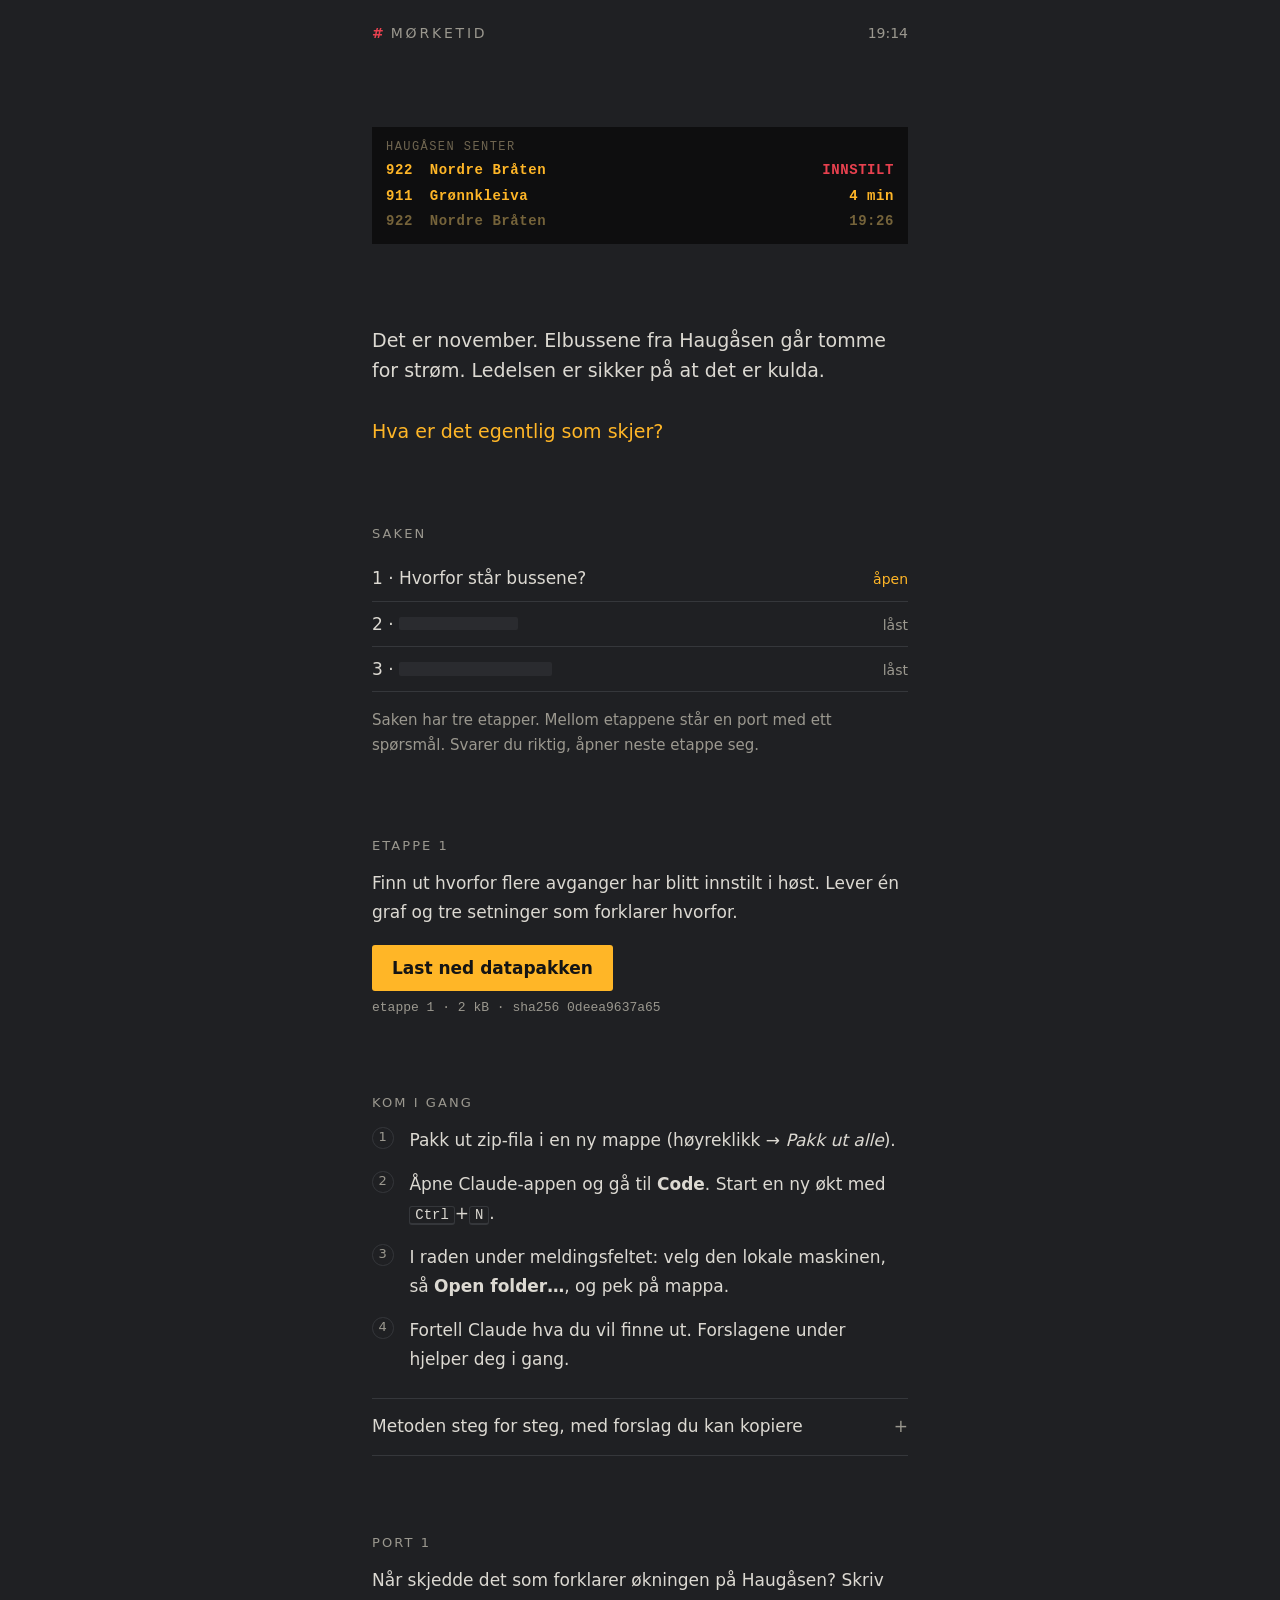
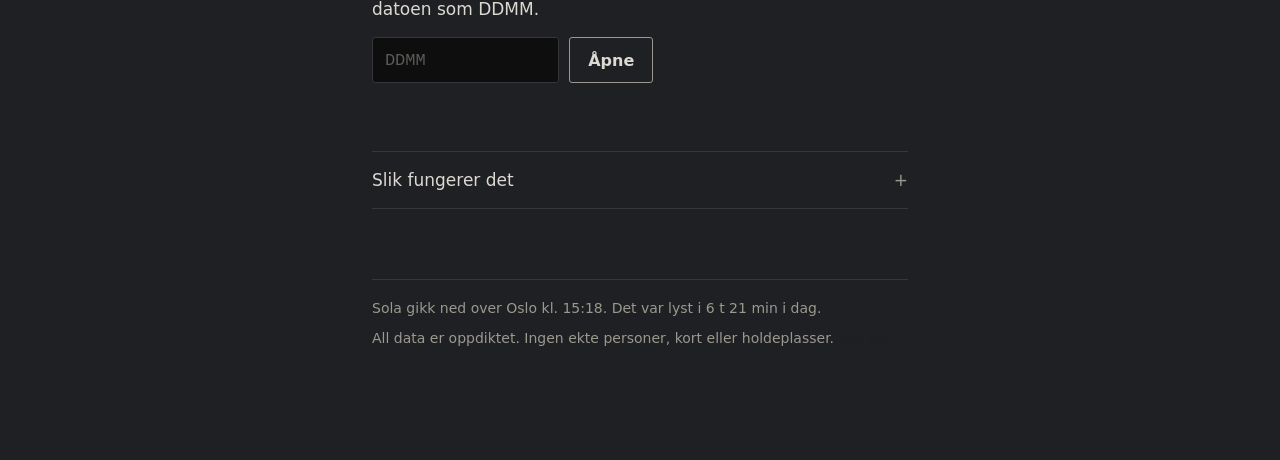
<file: index.html>
<!doctype html>
<html lang="nb">
<head>
<meta charset="utf-8">
<meta name="viewport" content="width=device-width, initial-scale=1">
<meta name="description" content="Bussene går tom for strøm. Ledelsen sier det er kulda.">
<meta name="theme-color" content="#1f2023">
<title>Mørketid</title>
<link rel="icon" href="data:image/svg+xml,%3Csvg xmlns='http://www.w3.org/2000/svg' viewBox='0 0 16 16'%3E%3Crect width='16' height='16' fill='%231f2023'/%3E%3Ctext x='8' y='13' font-family='monospace' font-weight='700' font-size='15' text-anchor='middle' fill='%23e8414f'%3E%23%3C/text%3E%3C/svg%3E">
<link rel="stylesheet" href="style.css">
</head>
<body>
<div class="wrap">
  <header class="top">
    <span class="name"><b>#</b>MØRKETID</span>
    <nav><span id="klokke">--:--</span></nav>
  </header>

  <div class="board" role="img" aria-label="Avgangstavle på Haugåsen senter: linje 922 er innstilt.">
    <span class="cap">HAUGÅSEN SENTER</span>
    <div><span>922</span><span>Nordre Bråten</span><span class="x">INNSTILT</span></div>
    <div><span>911</span><span>Grønnkleiva</span><span>4 min</span></div>
    <div class="dim"><span>922</span><span>Nordre Bråten</span><span id="neste">--:--</span></div>
  </div>

  <p class="lead">Det er november. Elbussene fra Haugåsen går tomme for strøm. Ledelsen er sikker på at det er kulda.</p>
  <p class="lead q">Hva er det egentlig som skjer?</p>

  <section aria-labelledby="h-saken">
    <h2 id="h-saken">Saken</h2>
    <ol class="tr" aria-label="Etapper">
      <li class="open" data-stage="1"><span>1 · Hvorfor står bussene?</span><span>åpen</span></li>
      <li data-stage="2"><span>2 · <span class="x" style="width:7em" aria-label="skjult"></span></span><span>låst</span></li>
      <li data-stage="3"><span>3 · <span class="x" style="width:9em" aria-label="skjult"></span></span><span>låst</span></li>
    </ol>
    <p class="small">Saken har tre etapper. Mellom etappene står en port med ett spørsmål. Svarer du riktig, åpner neste etappe seg.</p>
  </section>

  <section aria-labelledby="h-oppgave">
    <h2 id="h-oppgave">Etappe 1</h2>
    <p>Finn ut hvorfor flere avganger har blitt innstilt i høst. Lever én graf og tre setninger som forklarer hvorfor.</p>
    <a class="dl" href="zips/morketid-lett.zip" download>Last ned datapakken</a>
    <span class="fmeta" data-filemeta>etappe 1 · 2 kB · sha256 0deea9637a65</span>
  </section>

  <section aria-labelledby="h-start">
    <h2 id="h-start">Kom i gang</h2>
    <ol class="s">
      <li>Pakk ut zip-fila i en ny mappe (høyreklikk → <em>Pakk ut alle</em>).</li>
      <li>Åpne Claude-appen og gå til <strong>Code</strong>. Start en ny økt med <kbd>Ctrl</kbd>+<kbd>N</kbd>.</li>
      <li>I raden under meldingsfeltet: velg den lokale maskinen, så <strong>Open folder…</strong>, og pek på mappa.</li>
      <li>Fortell Claude hva du vil finne ut. Forslagene under hjelper deg i gang.</li>
    </ol>

    <details>
      <summary>Metoden steg for steg, med forslag du kan kopiere</summary>
      <ol class="s">
        <li>Bli kjent med dataene først.
          <span class="prompt">Les filene i mappa og fortell meg hva de inneholder. Ikke analyser ennå.</span></li>
        <li>Lag en første graf.
          <span class="prompt">Lag en graf over innstilte avganger per dag, med én linje per depot.</span></li>
        <li>Be om en forklaring, og om hvor sikker Claude er.
          <span class="prompt">Hva tror du er årsaken? Hvor sikker er du, og hva bygger du det på?</span></li>
        <li><strong>Be Claude sjekke sitt eget arbeid.</strong> Dette er det viktigste steget.
          <span class="prompt">Gå gjennom analysen din på nytt. Leste du alle radene riktig? Har du fjernet eller endret noe? Vis meg hvordan du sjekket det.</span></li>
        <li><strong>Se deg rundt.</strong> Ikke alt du trenger, ligger i mappa. Claude vet bare det du gir den.</li>
        <li>Hvis Claude vil fjerne noe fordi det «ser feil ut», spør:
          <span class="prompt">Hvordan vet du at dette er en feil og ikke noe som faktisk skjedde?</span></li>
        <li><strong>Sjekk selv.</strong> Åpne fila og finn minst én rad som viser det Claude påstår. Hjelperne tar stikkprøver, og da må du vise det uten Claude.</li>
      </ol>
    </details>
  </section>

  <section aria-labelledby="h-port">
    <h2 id="h-port">Port 1</h2>
    <form class="gate" data-gate="middels" data-norm="dato" autocomplete="off">
      <p class="q2"><label for="svar1">Når skjedde det som forklarer økningen på Haugåsen? Skriv datoen som DDMM.</label></p>
      <p class="entry"><input id="svar1" name="svar" inputmode="numeric" maxlength="12" placeholder="DDMM" spellcheck="false"><button type="submit">Åpne</button></p>
      <p class="msg" aria-live="polite"></p>
    </form>

    <details id="regler">
      <summary>Slik fungerer det</summary>
      <dl class="ru">
        <dt>Tempo</dt><dd>Dette er ingen konkurranse. Gå så langt du rekker, i ditt eget tempo. Etappene finnes bare for at
          ingen skal gå tom for oppgaver. Etappe 1 gjort grundig er bedre enn etappe 3 gjort raskt.</dd>
        <dt>Metode</dt><dd>Start med spørsmålet, ikke med dataene. Bli kjent med dataene, lag en forklaring og test den.
          Be Claude vise hvordan den kom fram til svaret.</dd>
        <dt>Sjekk selv</dt><dd>Du vet noe først når du kan vise det selv, uten Claude: fila, raden, tallet. Hjelperne kan
          spørre hvordan du vet det.</dd>
        <dt>Ikke alt</dt><dd>Ikke alt som ser rart ut, er feil. Pass på at ekte data ikke blir «ryddet bort».</dd>
        <dt>Port</dt><dd>Ett svar åpner neste etappe. Tre feil på rad gir to minutters pause.</dd>
        <dt>Kostnad</dt><dd>Skriv <kbd>/usage</kbd> før du forlater en økt, så ser du hva den kostet. Hver etappe er en ny økt.</dd>
      </dl>
    </details>
  </section>

  <footer class="foot">
    <p id="sol">&nbsp;</p>
    <p>All data er oppdiktet. Ingen ekte personer, kort eller holdeplasser. <span class="ghost">Sist sett 03:14.</span></p>
  </footer>
</div>
<script src="mork.js"></script>
</body>
</html>
</file>
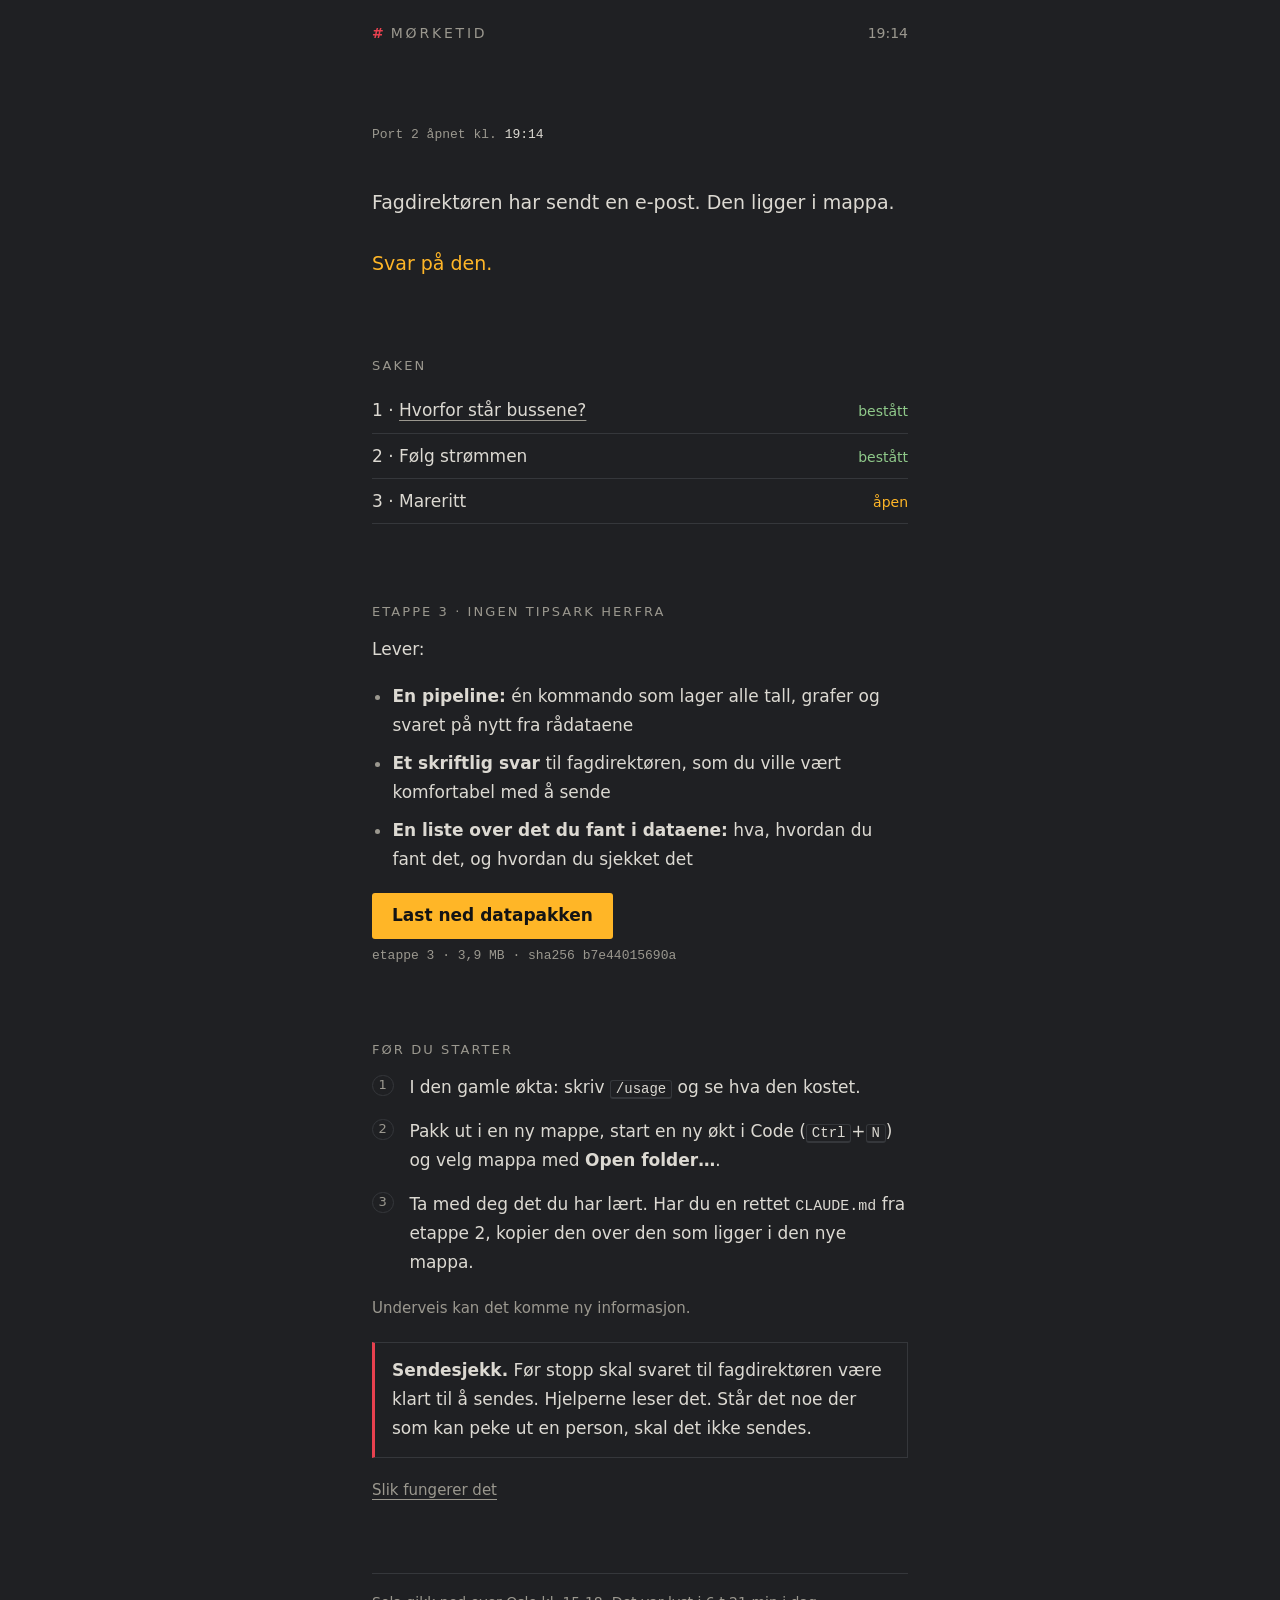
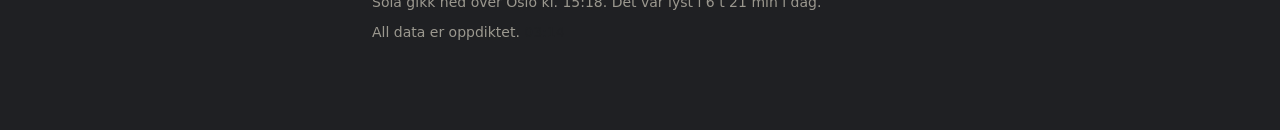
<file: r/03b75568aeed/index.html>
<!doctype html><html lang="nb"><head><meta charset="utf-8"><meta name="robots" content="noindex">
<meta http-equiv="refresh" content="0; url=../b9e62d646819/"><title>Mørketid</title>
<style>html{background:#1f2023;color:#ffb627;font:16px system-ui,sans-serif;padding:2em}a{color:inherit}</style></head>
<body><a href="../b9e62d646819/">Videre til etappe 3 ▸</a></body></html>
</file>
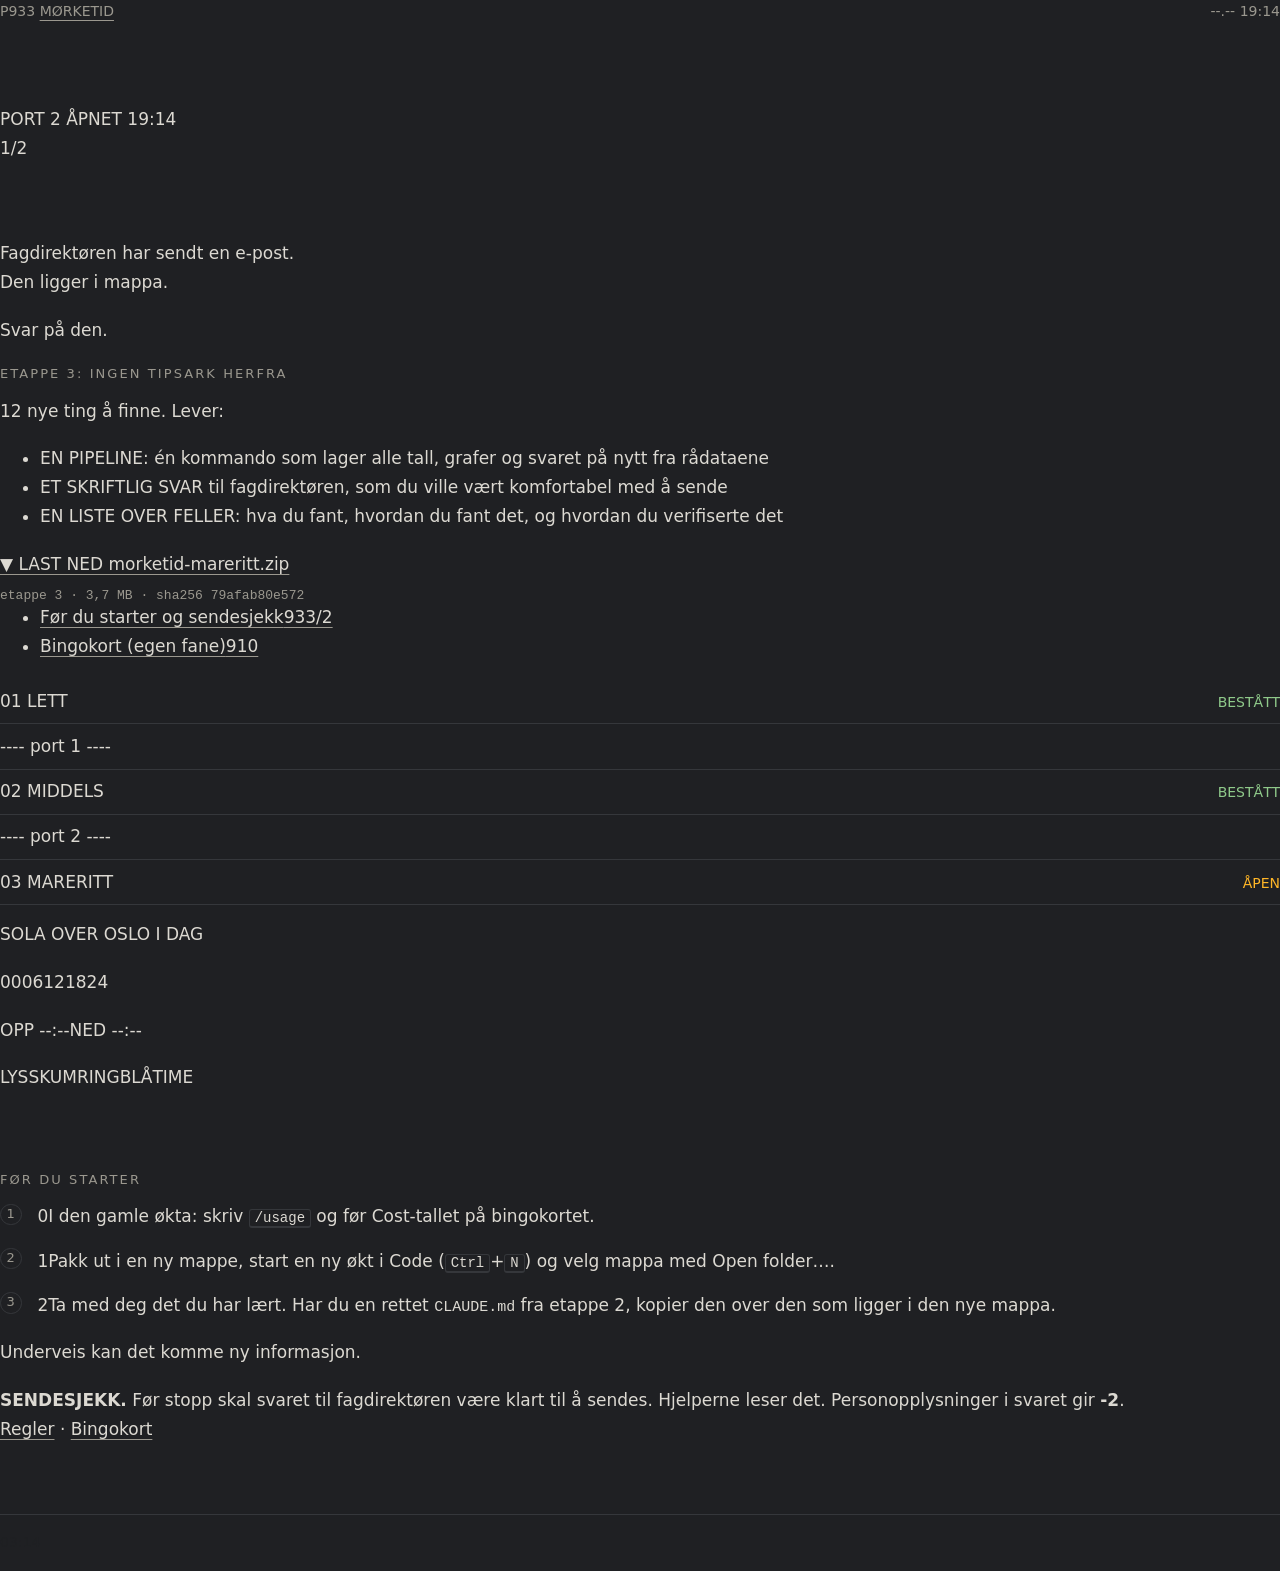
<file: r/223240ad8872/index.html>
<!doctype html>
<html lang="nb">
<head>
<meta charset="utf-8">
<meta name="viewport" content="width=device-width, initial-scale=1">
<meta name="robots" content="noindex">
<meta name="theme-color" content="#000000">
<title>Mørketid · P933</title>
<link rel="icon" href="data:image/svg+xml,%3Csvg xmlns='http://www.w3.org/2000/svg' viewBox='0 0 16 16'%3E%3Crect width='16' height='16' fill='%23000'/%3E%3Ctext x='8' y='13' font-family='monospace' font-weight='700' font-size='15' text-anchor='middle' fill='%23ff2222'%3E%23%3C/text%3E%3C/svg%3E">
<link rel="stylesheet" href="../../style.css">
</head>
<body>
<div class="screen">
  <div class="row top"><span>P933  <a class="y" href="../../index.html">MØRKETID</a></span><span><span id="dato" class="c">--.--</span> <span id="klokke" class="y">--:--:--</span></span></div>
  <div class="band"><h1>PORT 2 ÅPNET <span id="apnet" data-stage="3" data-name="MARERITT"></span></h1><span id="subno">1/2</span></div>
  <div class="rettet" id="rettet" data-href="Li4vZDAwN2QzNmEvbW9ya2V0aWQtbWFyZXJpdHQtcmV0dGV0LWxldmVyYW5zZS56aXA=" data-min="8" hidden><b>NY E-POST</b> fra dataleverandøren:
    «Telemetrifila hadde feil. Den rettede fila ligger her.» Fagdirektøren vil fortsatt ha svar innen fristen.
    <a href="#" download>▼ LAST NED morketid-mareritt-rettet-leveranse.zip</a></div>

  <section class="sub on" data-key="Saken" aria-label="Saken">
    <p>Fagdirektøren har sendt en e-post.<br>Den ligger i mappa.</p>
    <p class="y">Svar på den.</p>

    <h2>ETAPPE 3: INGEN TIPSARK HERFRA</h2>
    <p><span class="y"><span data-count="mareritt">12</span> nye ting å finne.</span> Lever:</p>
    <ul class="d">
      <li><span class="g">EN PIPELINE:</span> én kommando som lager alle tall, grafer og svaret på nytt fra rådataene</li>
      <li><span class="g">ET SKRIFTLIG SVAR</span> til fagdirektøren, som du ville vært komfortabel med å sende</li>
      <li><span class="g">EN LISTE OVER FELLER:</span> hva du fant, hvordan du fant det, og hvordan du verifiserte det</li>
    </ul>
    <a class="file" href="morketid-mareritt.zip" download>▼ LAST NED morketid-mareritt.zip</a>
    <span class="fmeta" data-filemeta>etappe 3 · 3,7 MB · sha256 79afab80e572</span>
    <ul class="idx" aria-label="Undersider">
      <li><a href="#2"><span>Før du starter og sendesjekk</span><span>933/2</span></a></li>
      <li><a href="../../bingokort.html" target="_blank"><span>Bingokort (egen fane)</span><span>910</span></a></li>
    </ul>

    <ol class="tr" aria-label="Etapper">
      <li class="done"><span>01 LETT</span><span>BESTÅTT</span></li>
      <li class="gate">---- port 1 ----</li>
      <li class="done"><span>02 MIDDELS</span><span>BESTÅTT</span></li>
      <li class="gate">---- port 2 ----</li>
      <li class="open"><span>03 <span class="r">MARERITT</span></span><span>ÅPEN</span></li>
    </ol>

    <p class="c sol-t">SOLA OVER OSLO I DAG</p>
    <div class="sky" id="sky" aria-hidden="true"></div>
    <p class="row axis" aria-hidden="true"><span>00</span><span>06</span><span>12</span><span>18</span><span>24</span></p>
    <p class="row"><span class="y" id="opp">OPP --:--</span><span class="y" id="ned">NED --:--</span><span class="c" id="lys"></span></p>
    <p class="legend"><span><i class="sw y"></i>LYS</span><span><i class="sw r"></i>SKUMRING</span><span><i class="sw b"></i>BLÅTIME</span></p>
  </section>

  <section class="sub" data-key="Start" aria-label="Før du starter">
    <h2>FØR DU STARTER</h2>
    <ol class="s">
      <li><span class="no">0</span>I den gamle økta: skriv <kbd>/usage</kbd> og før Cost-tallet på bingokortet.</li>
      <li><span class="no">1</span>Pakk ut i en ny mappe, start en ny økt i Code (<kbd>Ctrl</kbd>+<kbd>N</kbd>) og velg
        mappa med <span class="y">Open folder…</span>.</li>
      <li><span class="no">2</span>Ta med deg det du har lært. Har du en rettet <code>CLAUDE.md</code> fra etappe 2,
        kopier den over den som ligger i den nye mappa.</li>
    </ol>
    <p class="c">Underveis kan det komme ny informasjon.</p>
    <div class="box"><b>SENDESJEKK.</b> Før stopp skal svaret til fagdirektøren være klart til å sendes. Hjelperne
      leser det. Personopplysninger i svaret gir <b>-2</b>.</div>
    <p><a href="../../index.html#3">Regler</a> · <a href="../../bingokort.html" target="_blank">Bingokort</a></p>
  </section>

  <nav class="keys" aria-label="Undersider"></nav>
  <p class="foot"><span class="ghost">03:14</span></p>
</div>
<script src="../../mork.js"></script>
</body>
</html>
</file>
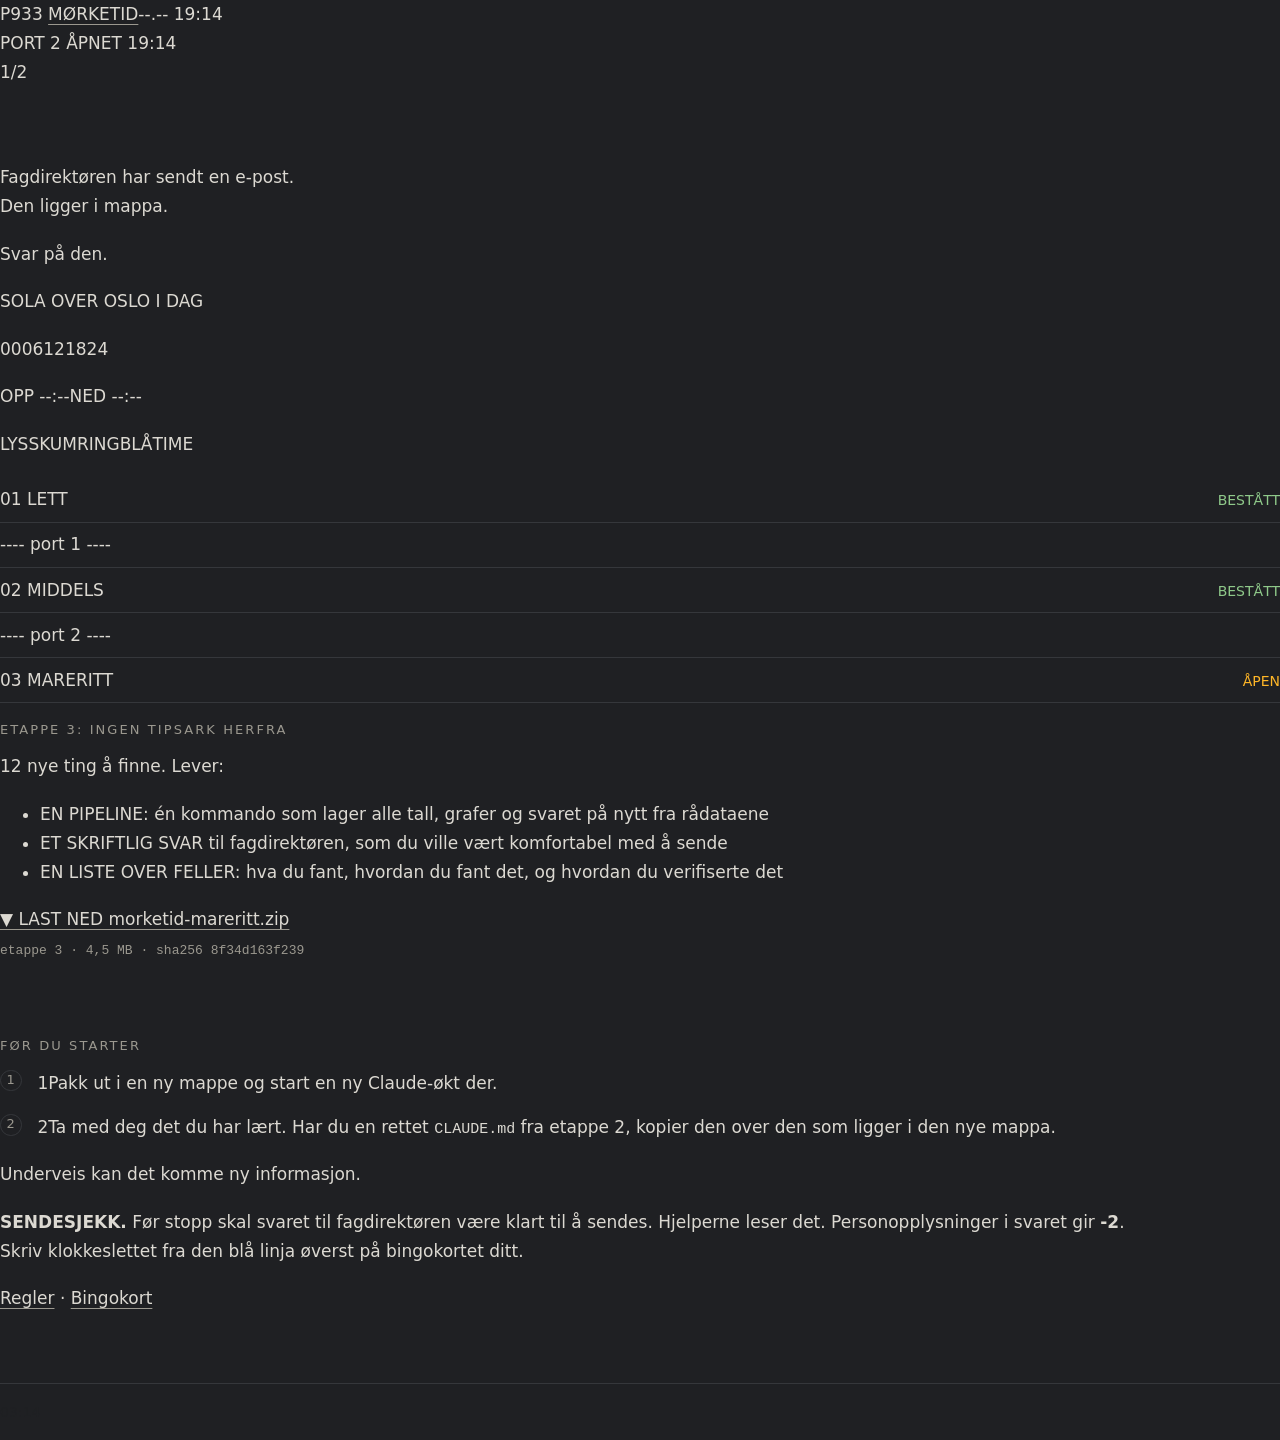
<file: r/44cf4c052030/index.html>
<!doctype html><html lang="nb"><head><meta charset="utf-8"><meta name="robots" content="noindex">
<meta http-equiv="refresh" content="0; url=../771beaaae194/"><title>Mørketid</title>
<style>html{background:#000;color:#ff0;font:700 16px monospace}</style></head>
<body><a href="../771beaaae194/">P933 ▸</a></body></html>
</file>
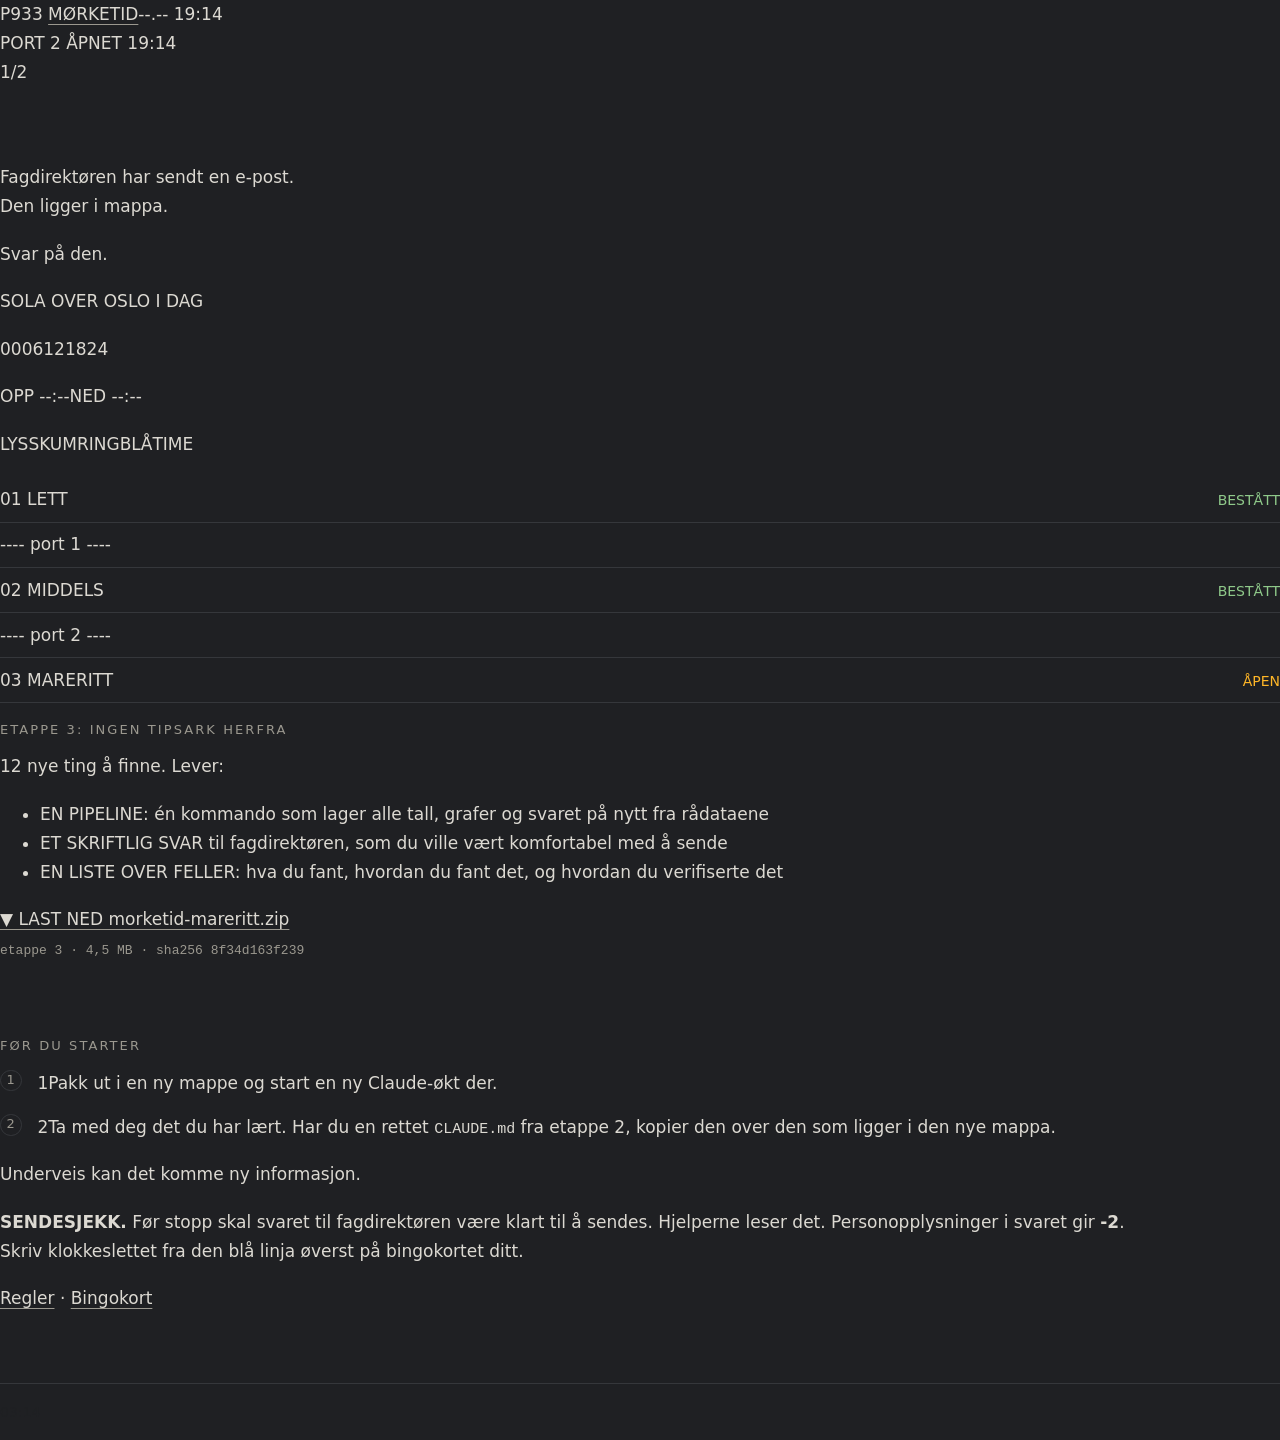
<file: r/771beaaae194/index.html>
<!doctype html>
<html lang="nb">
<head>
<meta charset="utf-8">
<meta name="viewport" content="width=device-width, initial-scale=1">
<meta name="robots" content="noindex">
<meta name="theme-color" content="#000000">
<title>Mørketid · P933</title>
<link rel="stylesheet" href="../../style.css">
</head>
<body>
<div class="screen">
  <div class="row"><span>P933  <a class="y" href="../../index.html">MØRKETID</a></span><span><span id="dato" class="c">--.--</span> <span id="klokke" class="y">--:--:--</span></span></div>
  <div class="band"><h1>PORT 2 ÅPNET <span id="apnet" data-stage="3"></span></h1><span id="subno">1/2</span></div>
  <div class="rettet" id="rettet" data-href="Li4vZDAwN2QzNmEvbW9ya2V0aWQtbWFyZXJpdHQtcmV0dGV0LWxldmVyYW5zZS56aXA=" data-min="8" hidden><b>NY E-POST</b> fra dataleverandøren:
    «Telemetrifila hadde feil. Den rettede fila ligger her.» Fagdirektøren vil fortsatt ha svar innen fristen.
    <a href="#" download>▼ LAST NED morketid-mareritt-rettet-leveranse.zip</a></div>

  <section class="sub on" data-key="Saken" aria-label="Saken">
    <p>Fagdirektøren har sendt en e-post.<br>Den ligger i mappa.</p>
    <p class="y">Svar på den.</p>

    <p class="c sol-t">SOLA OVER OSLO I DAG</p>
    <div class="sky" id="sky" aria-hidden="true"></div>
    <p class="row axis" aria-hidden="true"><span>00</span><span>06</span><span>12</span><span>18</span><span>24</span></p>
    <p class="row"><span class="y" id="opp">OPP --:--</span><span class="y" id="ned">NED --:--</span><span class="c" id="lys"></span></p>
    <p class="legend"><span><i class="sw y"></i>LYS</span><span><i class="sw r"></i>SKUMRING</span><span><i class="sw b"></i>BLÅTIME</span></p>

    <ol class="tr" aria-label="Etapper">
      <li class="done"><span>01 LETT</span><span>BESTÅTT</span></li>
      <li class="gate">---- port 1 ----</li>
      <li class="done"><span>02 MIDDELS</span><span>BESTÅTT</span></li>
      <li class="gate">---- port 2 ----</li>
      <li class="open"><span>03 <span class="r">MARERITT</span></span><span>ÅPEN</span></li>
    </ol>

    <h2>ETAPPE 3: INGEN TIPSARK HERFRA</h2>
    <p><span class="y"><span data-count="mareritt">12</span> nye ting å finne.</span> Lever:</p>
    <ul class="d">
      <li><span class="g">EN PIPELINE:</span> én kommando som lager alle tall, grafer og svaret på nytt fra rådataene</li>
      <li><span class="g">ET SKRIFTLIG SVAR</span> til fagdirektøren, som du ville vært komfortabel med å sende</li>
      <li><span class="g">EN LISTE OVER FELLER:</span> hva du fant, hvordan du fant det, og hvordan du verifiserte det</li>
    </ul>
    <a class="file" href="morketid-mareritt.zip" download>▼ LAST NED morketid-mareritt.zip</a>
    <span class="fmeta" data-filemeta>etappe 3 · 4,5 MB · sha256 8f34d163f239</span>
  </section>

  <section class="sub" data-key="Start" aria-label="Før du starter">
    <h2>FØR DU STARTER</h2>
    <ol class="s">
      <li><span class="no">1</span>Pakk ut i en ny mappe og start en ny Claude-økt der.</li>
      <li><span class="no">2</span>Ta med deg det du har lært. Har du en rettet <code>CLAUDE.md</code> fra etappe 2,
        kopier den over den som ligger i den nye mappa.</li>
    </ol>
    <p class="c">Underveis kan det komme ny informasjon.</p>
    <div class="box"><b>SENDESJEKK.</b> Før stopp skal svaret til fagdirektøren være klart til å sendes. Hjelperne
      leser det. Personopplysninger i svaret gir <b>-2</b>.</div>
    <p>Skriv klokkeslettet fra den blå linja øverst på bingokortet ditt.</p>
    <p><a href="../../index.html#4">Regler</a> · <a href="../../bingokort.html">Bingokort</a></p>
  </section>

  <nav class="keys" aria-label="Undersider"></nav>
  <p class="foot"><span class="ghost">03:14</span></p>
</div>
<script src="../../mork.js"></script>
</body>
</html>
</file>
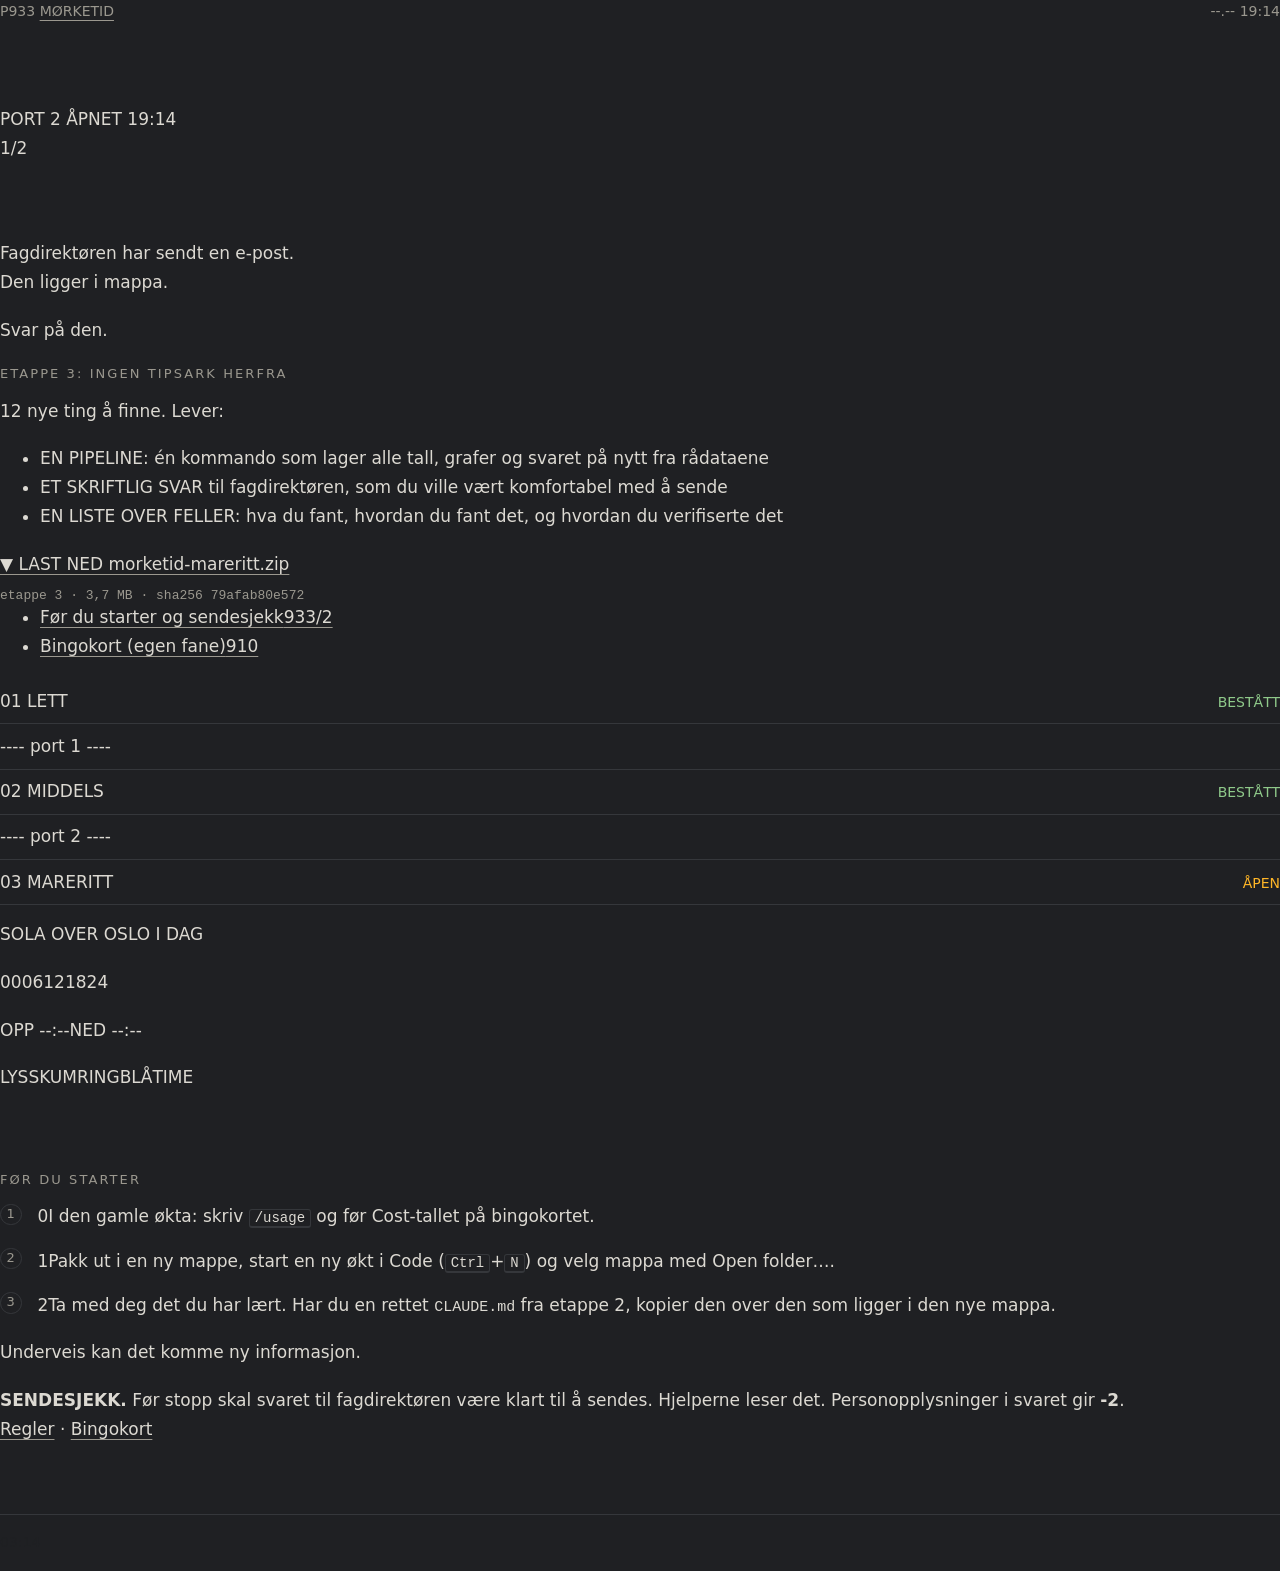
<file: r/9a80d6de2fba/index.html>
<!doctype html><html lang="nb"><head><meta charset="utf-8"><meta name="robots" content="noindex">
<meta http-equiv="refresh" content="0; url=../223240ad8872/"><title>Mørketid</title>
<style>html{background:#000;color:#ff0;font:700 16px monospace}</style></head>
<body><a href="../223240ad8872/">P933 ▸</a></body></html>
</file>
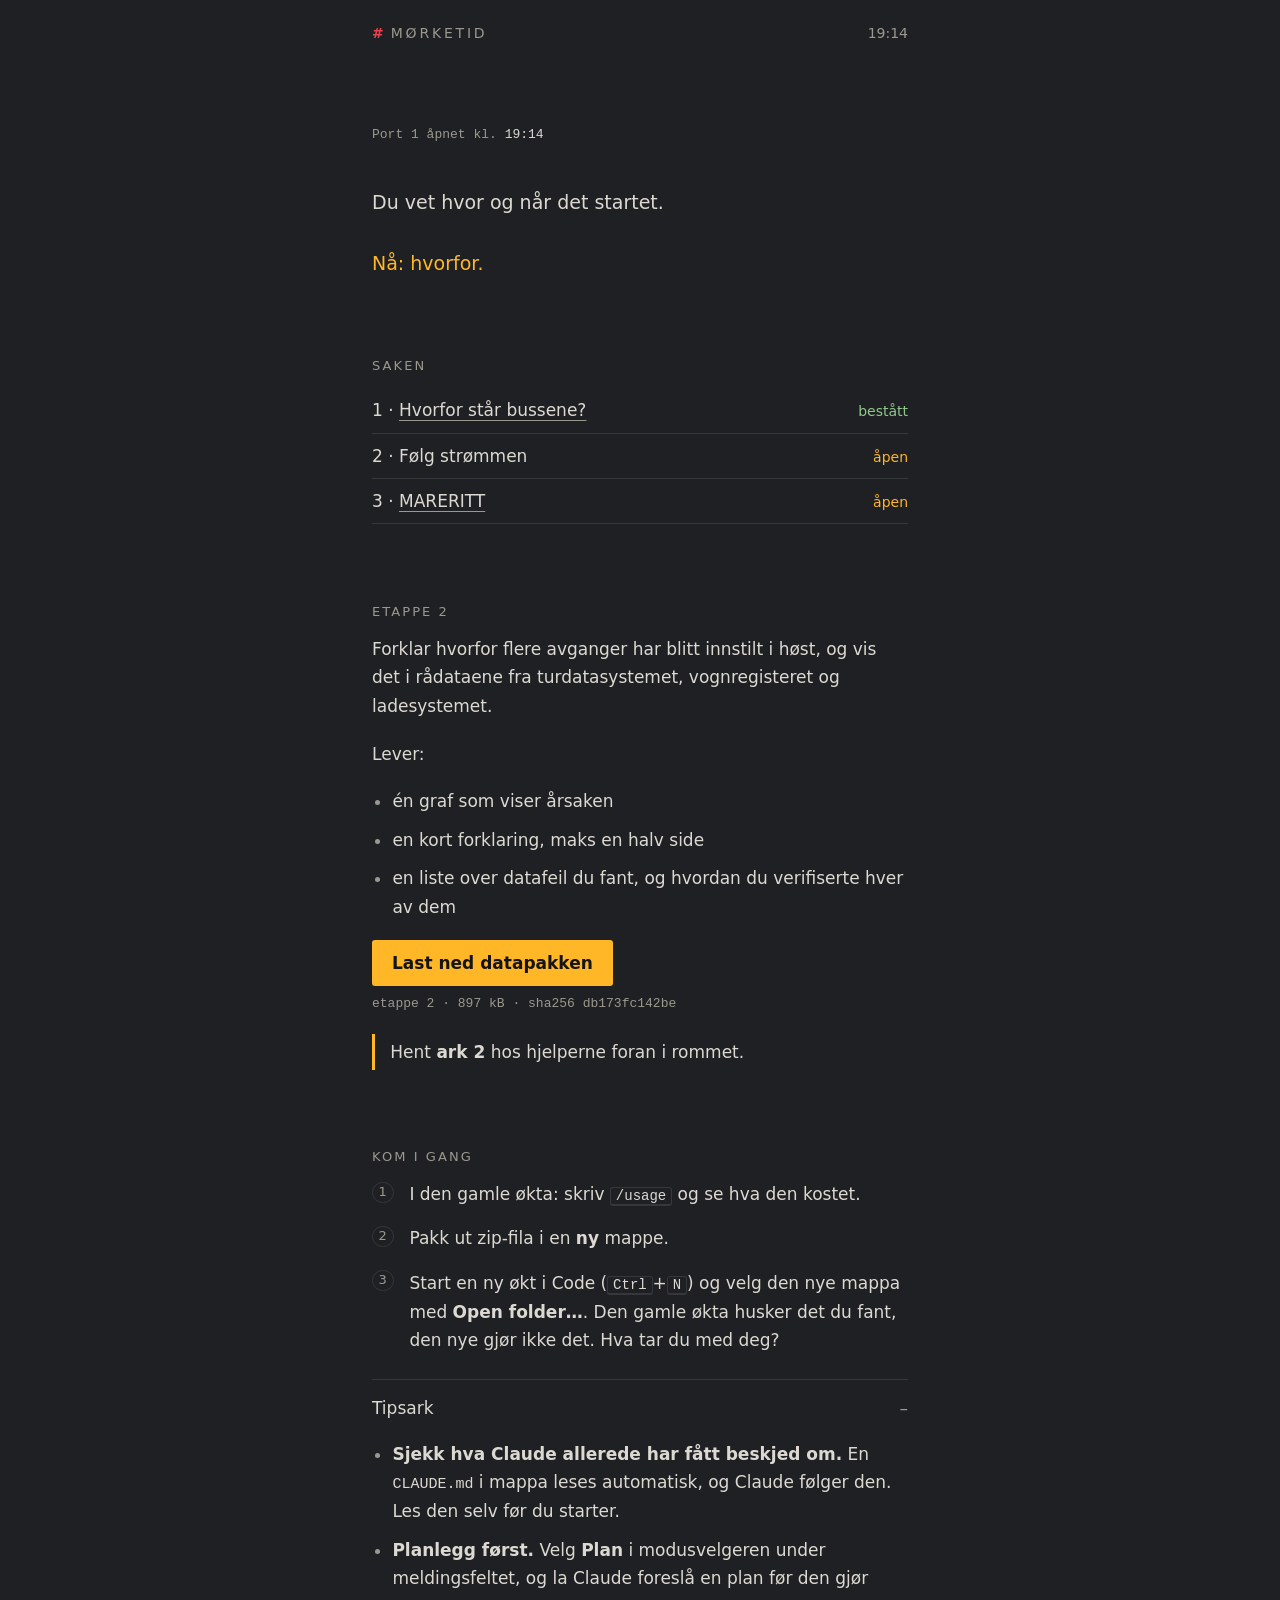
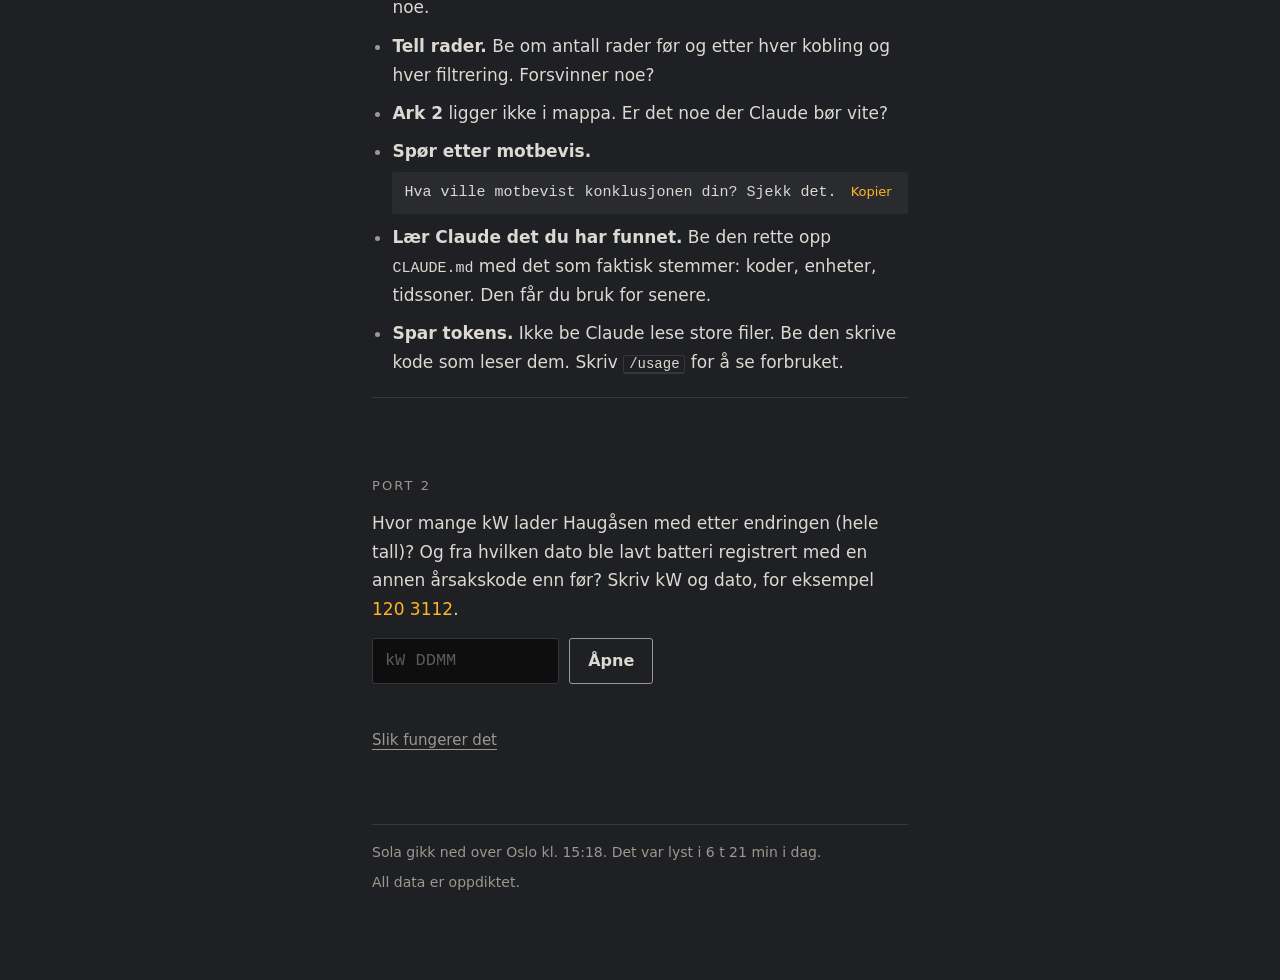
<file: r/abbac07bf75e/index.html>
<!doctype html>
<html lang="nb">
<head>
<meta charset="utf-8">
<meta name="viewport" content="width=device-width, initial-scale=1">
<meta name="robots" content="noindex">
<meta name="theme-color" content="#1f2023">
<title>Mørketid · Etappe 2</title>
<link rel="icon" href="data:image/svg+xml,%3Csvg xmlns='http://www.w3.org/2000/svg' viewBox='0 0 16 16'%3E%3Crect width='16' height='16' fill='%231f2023'/%3E%3Ctext x='8' y='13' font-family='monospace' font-weight='700' font-size='15' text-anchor='middle' fill='%23e8414f'%3E%23%3C/text%3E%3C/svg%3E">
<link rel="stylesheet" href="../../style.css">
</head>
<body>
<div class="wrap">
  <header class="top">
    <a class="name" href="../../index.html"><b>#</b>MØRKETID</a>
    <nav><span id="klokke">--:--</span></nav>
  </header>

  <p class="stamp">Port 1 åpnet kl. <span id="apnet" data-stage="2" data-name="Følg strømmen">--:--</span></p>
  <p class="lead">Du vet hvor og når det startet.</p>
  <p class="lead q">Nå: hvorfor.</p>

  <section aria-labelledby="h-saken">
    <h2 id="h-saken">Saken</h2>
    <ol class="tr" aria-label="Etapper">
      <li class="done"><span>1 · <a href="../../index.html">Hvorfor står bussene?</a></span><span>bestått</span></li>
      <li class="open"><span>2 · Følg strømmen</span><span>åpen</span></li>
      <li data-stage="3"><span>3 · <span class="x" style="width:9em" aria-label="skjult"></span></span><span>låst</span></li>
    </ol>
  </section>

  <section aria-labelledby="h-oppgave">
    <h2 id="h-oppgave">Etappe 2</h2>
    <p>Forklar hvorfor flere avganger har blitt innstilt i høst, og vis det i rådataene fra turdatasystemet, vognregisteret
      og ladesystemet.</p>
    <p>Lever:</p>
    <ul class="b">
      <li>én graf som viser årsaken</li>
      <li>en kort forklaring, maks en halv side</li>
      <li>en liste over datafeil du fant, og hvordan du verifiserte hver av dem</li>
    </ul>
    <a class="dl" href="morketid-middels.zip" download>Last ned datapakken</a>
    <span class="fmeta" data-filemeta>etappe 2 · 897 kB · sha256 db173fc142be</span>
    <p class="note">Hent <strong>ark 2</strong> hos hjelperne foran i rommet.</p>
  </section>

  <section aria-labelledby="h-start">
    <h2 id="h-start">Kom i gang</h2>
    <ol class="s">
      <li>I den gamle økta: skriv <kbd>/usage</kbd> og se hva den kostet.</li>
      <li>Pakk ut zip-fila i en <strong>ny</strong> mappe.</li>
      <li>Start en ny økt i Code (<kbd>Ctrl</kbd>+<kbd>N</kbd>) og velg den nye mappa med <strong>Open folder…</strong>.
        Den gamle økta husker det du fant, den nye gjør ikke det. Hva tar du med deg?</li>
    </ol>

    <details open>
      <summary>Tipsark</summary>
      <ul class="b">
        <li><strong>Sjekk hva Claude allerede har fått beskjed om.</strong> En <code>CLAUDE.md</code> i mappa leses automatisk,
          og Claude følger den. Les den selv før du starter.</li>
        <li><strong>Planlegg først.</strong> Velg <strong>Plan</strong> i modusvelgeren under meldingsfeltet, og la Claude foreslå
          en plan før den gjør noe.</li>
        <li><strong>Tell rader.</strong> Be om antall rader før og etter hver kobling og hver filtrering. Forsvinner noe?</li>
        <li><strong>Ark 2</strong> ligger ikke i mappa. Er det noe der Claude bør vite?</li>
        <li><strong>Spør etter motbevis.</strong>
          <span class="prompt">Hva ville motbevist konklusjonen din? Sjekk det.</span></li>
        <li><strong>Lær Claude det du har funnet.</strong> Be den rette opp <code>CLAUDE.md</code> med det som faktisk stemmer:
          koder, enheter, tidssoner. Den får du bruk for senere.</li>
        <li><strong>Spar tokens.</strong> Ikke be Claude lese store filer. Be den skrive kode som leser dem. Skriv
          <kbd>/usage</kbd> for å se forbruket.</li>
      </ul>
    </details>
  </section>

  <section aria-labelledby="h-port">
    <h2 id="h-port">Port 2</h2>
    <form class="gate" data-gate="mareritt" data-norm="kw-dato" autocomplete="off">
      <p class="q2"><label for="svar2">Hvor mange kW lader Haugåsen med etter endringen (hele tall)? Og fra hvilken dato ble
        lavt batteri registrert med en annen årsakskode enn før? Skriv kW og dato, for eksempel <span class="am">120 3112</span>.</label></p>
      <p class="entry"><input id="svar2" name="svar" inputmode="numeric" maxlength="20" placeholder="kW DDMM" spellcheck="false"><button type="submit">Åpne</button></p>
      <p class="msg" aria-live="polite"></p>
    </form>
    <p class="small"><a href="../../index.html#regler">Slik fungerer det</a></p>
  </section>

  <footer class="foot">
    <p id="sol">&nbsp;</p>
    <p>All data er oppdiktet. <span class="ghost">03:14</span></p>
  </footer>
</div>
<script src="../../mork.js"></script>
</body>
</html>
</file>
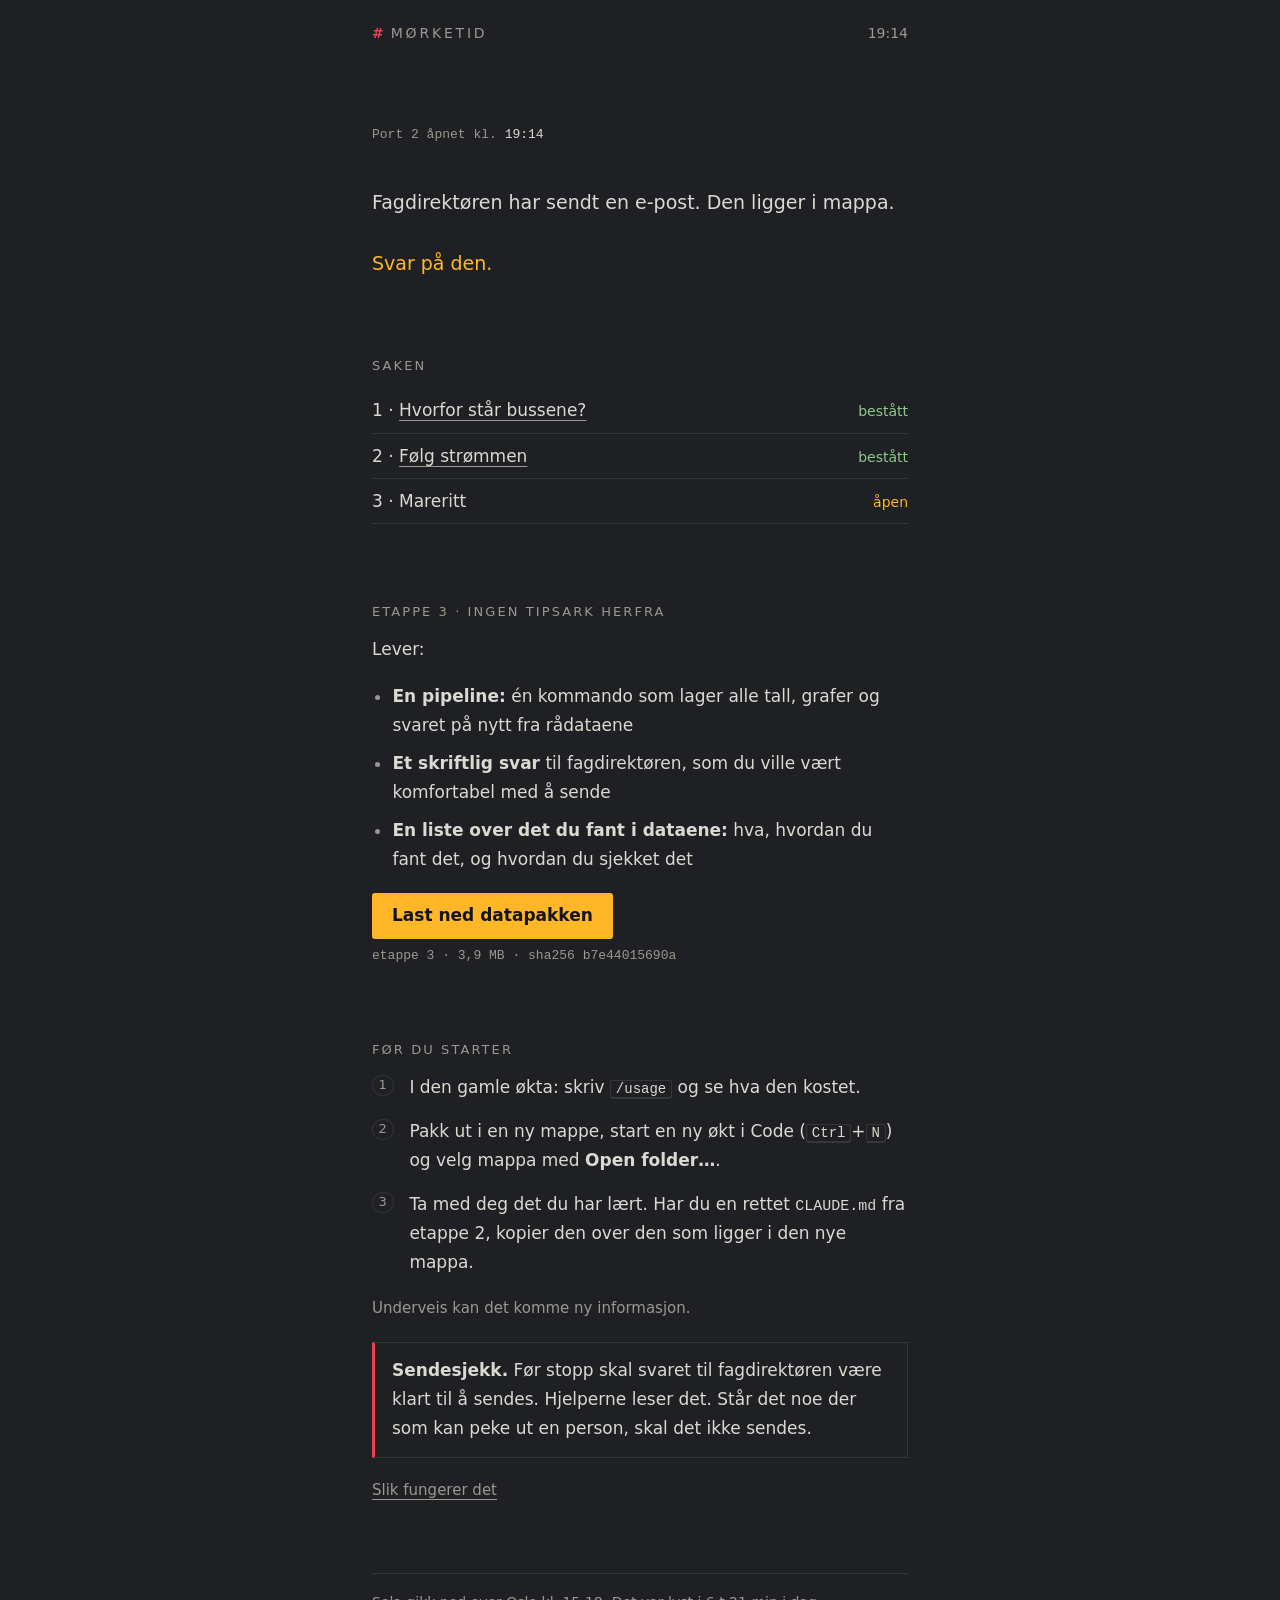
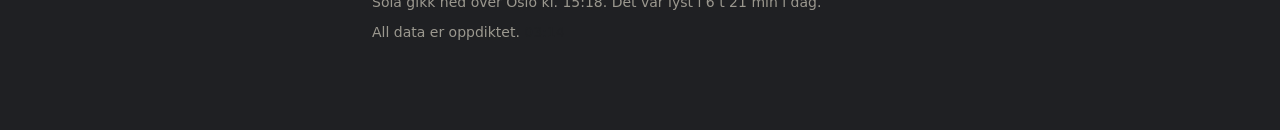
<file: r/b9e62d646819/index.html>
<!doctype html>
<html lang="nb">
<head>
<meta charset="utf-8">
<meta name="viewport" content="width=device-width, initial-scale=1">
<meta name="robots" content="noindex">
<meta name="theme-color" content="#1f2023">
<title>Mørketid · Etappe 3</title>
<link rel="icon" href="data:image/svg+xml,%3Csvg xmlns='http://www.w3.org/2000/svg' viewBox='0 0 16 16'%3E%3Crect width='16' height='16' fill='%231f2023'/%3E%3Ctext x='8' y='13' font-family='monospace' font-weight='700' font-size='15' text-anchor='middle' fill='%23e8414f'%3E%23%3C/text%3E%3C/svg%3E">
<link rel="stylesheet" href="../../style.css">
</head>
<body>
<div class="wrap">
  <header class="top">
    <a class="name" href="../../index.html"><b>#</b>MØRKETID</a>
    <nav><span id="klokke">--:--</span></nav>
  </header>

  <div class="rettet" id="rettet" data-href="Li4vZDAwN2QzNmEvbW9ya2V0aWQtbWFyZXJpdHQtcmV0dGV0LWxldmVyYW5zZS56aXA=" data-min="8" hidden role="status">
    <b>Ny e-post fra dataleverandøren:</b> «Telemetrifila hadde feil. Den rettede fila ligger her.»
    Fagdirektøren vil fortsatt ha svar før styremøtet.<br>
    <a href="#" download>Last ned den rettede leveransen</a>
  </div>

  <p class="stamp">Port 2 åpnet kl. <span id="apnet" data-stage="3" data-name="Mareritt">--:--</span></p>
  <p class="lead">Fagdirektøren har sendt en e-post. Den ligger i mappa.</p>
  <p class="lead q">Svar på den.</p>

  <section aria-labelledby="h-saken">
    <h2 id="h-saken">Saken</h2>
    <ol class="tr" aria-label="Etapper">
      <li class="done"><span>1 · <a href="../../index.html">Hvorfor står bussene?</a></span><span>bestått</span></li>
      <li class="done" data-stage="2"><span>2 · Følg strømmen</span><span>bestått</span></li>
      <li class="open"><span>3 · Mareritt</span><span>åpen</span></li>
    </ol>
  </section>

  <section aria-labelledby="h-oppgave">
    <h2 id="h-oppgave">Etappe 3 · ingen tipsark herfra</h2>
    <p>Lever:</p>
    <ul class="b">
      <li><strong>En pipeline:</strong> én kommando som lager alle tall, grafer og svaret på nytt fra rådataene</li>
      <li><strong>Et skriftlig svar</strong> til fagdirektøren, som du ville vært komfortabel med å sende</li>
      <li><strong>En liste over det du fant i dataene:</strong> hva, hvordan du fant det, og hvordan du sjekket det</li>
    </ul>
    <a class="dl" href="morketid-mareritt.zip" download>Last ned datapakken</a>
    <span class="fmeta" data-filemeta>etappe 3 · 3,9 MB · sha256 b7e44015690a</span>
  </section>

  <section aria-labelledby="h-start">
    <h2 id="h-start">Før du starter</h2>
    <ol class="s">
      <li>I den gamle økta: skriv <kbd>/usage</kbd> og se hva den kostet.</li>
      <li>Pakk ut i en ny mappe, start en ny økt i Code (<kbd>Ctrl</kbd>+<kbd>N</kbd>) og velg mappa med <strong>Open folder…</strong>.</li>
      <li>Ta med deg det du har lært. Har du en rettet <code>CLAUDE.md</code> fra etappe 2, kopier den over den som ligger i den nye mappa.</li>
    </ol>
    <p class="small">Underveis kan det komme ny informasjon.</p>
    <div class="check"><strong>Sendesjekk.</strong> Før stopp skal svaret til fagdirektøren være klart til å sendes. Hjelperne leser
      det. Står det noe der som kan peke ut en person, skal det ikke sendes.</div>
    <p class="small"><a href="../../index.html#regler">Slik fungerer det</a></p>
  </section>

  <footer class="foot">
    <p id="sol">&nbsp;</p>
    <p>All data er oppdiktet. <span class="ghost">03:14</span></p>
  </footer>
</div>
<script src="../../mork.js"></script>
</body>
</html>
</file>
<file: style.css>
/* Mørketid: a near-empty dark page. One column, ordinary type, one info screen, one filled button. */
:root {
  --bg: #1f2023; --tx: #dcd9d2; --mu: #9b988f; --line: #35373b; --soft: #2a2b2f; --amb: #ffb627; --red: #e8414f;
  --ok: #8fc98a; --board: #0e0e0f;
  --sans: "Segoe UI", system-ui, -apple-system, Roboto, "Helvetica Neue", sans-serif;
  --mono: Consolas, "Cascadia Mono", ui-monospace, Menlo, monospace;
}
* { box-sizing: border-box; }
html { -webkit-text-size-adjust: 100%; }
html, body { margin: 0; background: var(--bg); color: var(--tx); }
body { font: 17px/1.7 var(--sans); }
.wrap { max-width: 36rem; margin: 0 auto; padding: 22px 20px 80px; }
p, ol, ul, dl { margin: 0 0 1.1em; }
h1, h2, h3 { font: inherit; margin: 0; }
a { color: inherit; text-decoration-color: var(--mu); text-underline-offset: 4px; }
a:hover { text-decoration-color: var(--amb); }
:focus-visible { outline: 2px solid var(--amb); outline-offset: 3px; }
::selection { background: var(--amb); color: #111; }
.mu { color: var(--mu); }
.am { color: var(--amb); }

/* Top line: name left, clock right */
.top { display: flex; justify-content: space-between; align-items: baseline; gap: 1em; font-size: 14px; color: var(--mu);
       margin: 0 0 9vh; }
.top .name { letter-spacing: .2em; }
.top .name b { color: var(--red); margin-right: .5em; letter-spacing: 0; }
.top nav { display: flex; gap: 1.2em; }

.top a.name { text-decoration: none; }
.top a.name:hover { color: var(--tx); }

/* Stage pages: when this stage was opened, bullet lists, notes and the send check */
.stamp { font: 13px var(--mono); color: var(--mu); margin: 0 0 3.5em; }
.stamp span { color: var(--tx); }
ul.b { padding-left: 1.2em; }
ul.b li { margin: 0 0 .55em; }
ul.b li::marker { color: var(--mu); }
.note { border-left: 3px solid var(--amb); padding: .2em 0 .2em .9em; margin: 1.4em 0 0; }
.check { border: 1px solid var(--line); border-left: 3px solid var(--red); padding: .8em 1em; margin: 1.2em 0; }

/* The info screen */
.board { font: 700 14px/1.8 var(--mono); color: var(--amb); background: var(--board); padding: 10px 14px; letter-spacing: .04em;
         margin: 0 0 9vh; }
.board div { display: grid; grid-template-columns: 4ch minmax(0, 1fr) auto; gap: 1.2ch; }
.board .x { color: var(--red); }
.board .dim { color: #75633a; }
.board .cap { display: block; font-weight: 400; color: #6f6550; font-size: 12px; letter-spacing: .12em; }

/* Story */
.lead { font-size: 19px; line-height: 1.6; }
.q { color: var(--amb); margin: 1.6em 0 0; }

/* Sections */
section { margin: 4.5em 0 0; }
h2 { font-size: 13px; letter-spacing: .16em; text-transform: uppercase; color: var(--mu); margin: 0 0 .9em; }
.small { font-size: 15px; color: var(--mu); }

/* Stage list (mork.js fills in stages this browser has opened) */
.tr { list-style: none; padding: 0; margin: 0 0 .9em; }
.tr li { display: flex; justify-content: space-between; align-items: baseline; gap: 1em; padding: .45em 0; border-bottom: 1px solid var(--line); }
.tr li > span:last-child { font-size: 14px; color: var(--mu); }
.tr li.open > span:last-child { color: var(--amb); }
.tr li.done > span:last-child { color: var(--ok); }
.tr .x { display: inline-block; height: .8em; background: var(--soft); vertical-align: -.05em; border-radius: 2px; }

/* Primary action */
.dl { display: inline-flex; align-items: center; gap: .6em; min-height: 46px; padding: 0 20px; background: var(--amb); color: #141414;
      font-weight: 600; text-decoration: none; border-radius: 3px; }
.dl:hover { background: #ffcb5c; }
.fmeta { display: block; font: 13px var(--mono); color: var(--mu); margin: .7em 0 0; overflow-wrap: anywhere; }

/* Numbered steps */
ol.s { list-style: none; padding: 0; counter-reset: s; }
ol.s > li { counter-increment: s; position: relative; padding-left: 2.2em; margin: 0 0 .9em; }
ol.s > li::before { content: counter(s); position: absolute; left: 0; top: .1em; width: 1.5em; height: 1.5em; border-radius: 50%;
                    border: 1px solid var(--line); color: var(--mu); font-size: 13px; text-align: center; line-height: 1.45em; }
ol.s strong { color: var(--tx); font-weight: 600; }
kbd { font: 14px var(--mono); border: 1px solid var(--line); border-bottom-width: 2px; border-radius: 3px; padding: 0 .35em; }
code { font: 15px var(--mono); }

/* Fold-outs */
details { border-top: 1px solid var(--line); border-bottom: 1px solid var(--line); margin: 1.4em 0 0; }
details + details { border-top: 0; margin-top: 0; }
summary { cursor: pointer; padding: .8em 0; list-style: none; display: flex; justify-content: space-between; gap: 1em; }
summary::-webkit-details-marker { display: none; }
summary::after { content: "+"; color: var(--mu); }
details[open] summary::after { content: "–"; }
details > :not(summary) { margin-top: .2em; }
details > :last-child { margin-bottom: 1.2em; }

/* Suggested prompts with a copy button */
.prompt { display: block; font: 15px/1.6 var(--mono); color: var(--tx); background: var(--soft); padding: .6em .8em; margin: .4em 0 0;
          border-radius: 3px; }
.copy { font: 13px var(--sans); color: var(--amb); background: none; border: 0; padding: 0 0 0 .4em; cursor: pointer; }
.copy:hover { text-decoration: underline; text-underline-offset: 3px; }

/* Gate */
form.gate { margin: 0; }
form.gate .q2 { margin: 0 0 .8em; }
form.gate .entry { display: flex; gap: .6em; flex-wrap: wrap; }
form.gate input { font: 17px var(--mono); width: 11em; max-width: 100%; min-height: 46px; padding: 0 .7em; background: var(--board); color: var(--tx);
                  border: 1px solid var(--line); border-radius: 3px; caret-color: var(--amb); }
form.gate input:focus { outline: none; border-color: var(--amb); }
form.gate input::placeholder { color: #5b5a56; }
form.gate button { font: 600 16px var(--sans); min-height: 46px; padding: 0 18px; background: none; color: var(--tx);
                   border: 1px solid var(--mu); border-radius: 3px; cursor: pointer; }
form.gate button:hover { border-color: var(--amb); color: var(--amb); }
form.gate button:disabled { opacity: .4; cursor: default; }
form.gate .msg { min-height: 1.7em; margin: .6em 0 0; font-size: 15px; }
.msg.r { color: var(--red); } .msg.c { color: var(--mu); } .msg.g { color: var(--ok); }

/* Rules */
dl.ru { display: grid; grid-template-columns: 6.5em minmax(0, 1fr); gap: .5em 1em; margin: 0 0 1.2em; }
dl.ru dt { color: var(--amb); font-size: 15px; }
dl.ru dd { margin: 0; }

/* The corrected delivery (stage 3), revealed by mork.js */
.rettet { border: 1px solid var(--amb); border-left-width: 4px; padding: .9em 1em; margin: 0 0 2em; }
.rettet b { color: var(--amb); }
.rettet a { display: inline-block; margin-top: .6em; }

/* Footer */
.foot { margin-top: 5em; padding-top: 1.2em; border-top: 1px solid var(--line); font-size: 14px; color: var(--mu); }
.foot p { margin: 0 0 .4em; }
.ghost { color: var(--bg); }

@media (max-width: 520px) {
  body { font-size: 16px; }
  .lead { font-size: 18px; }
  .top { margin-bottom: 6vh; }
  .board { margin-bottom: 6vh; font-size: 13px; }
}
</file>
